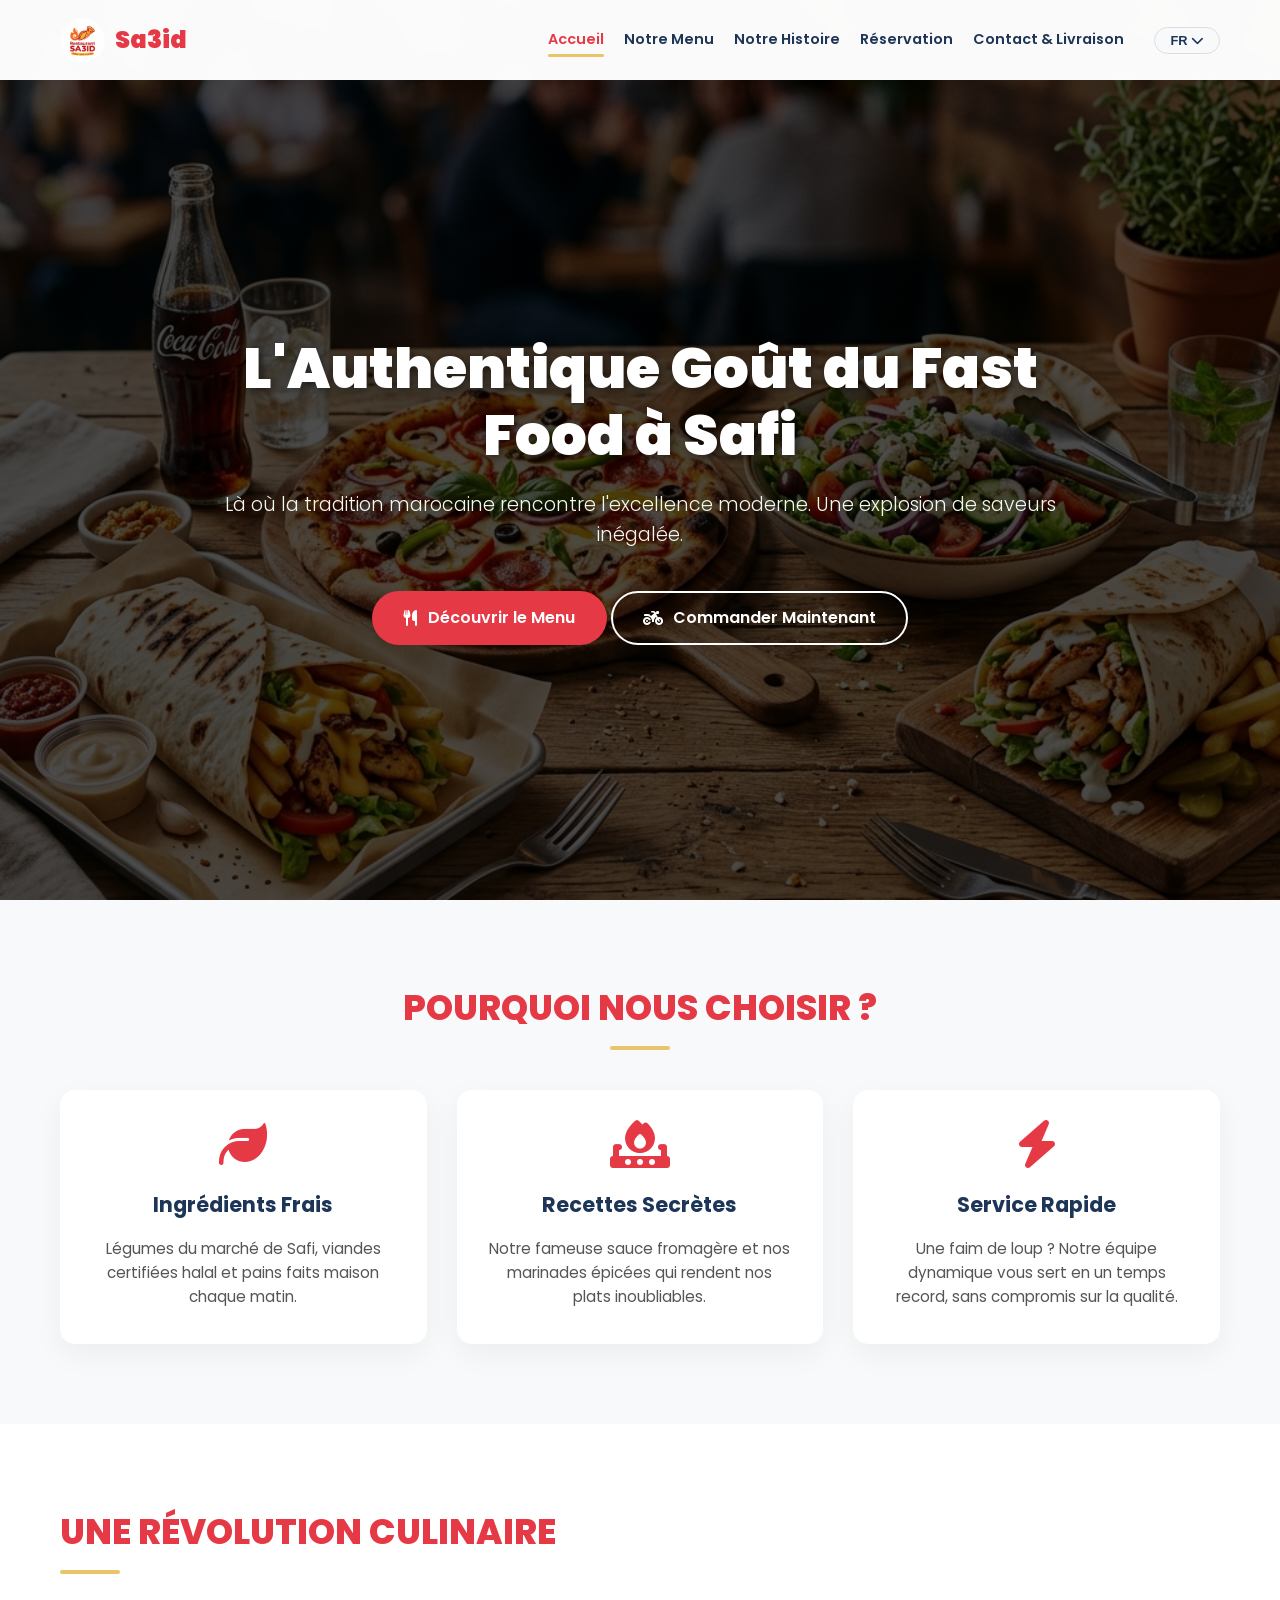
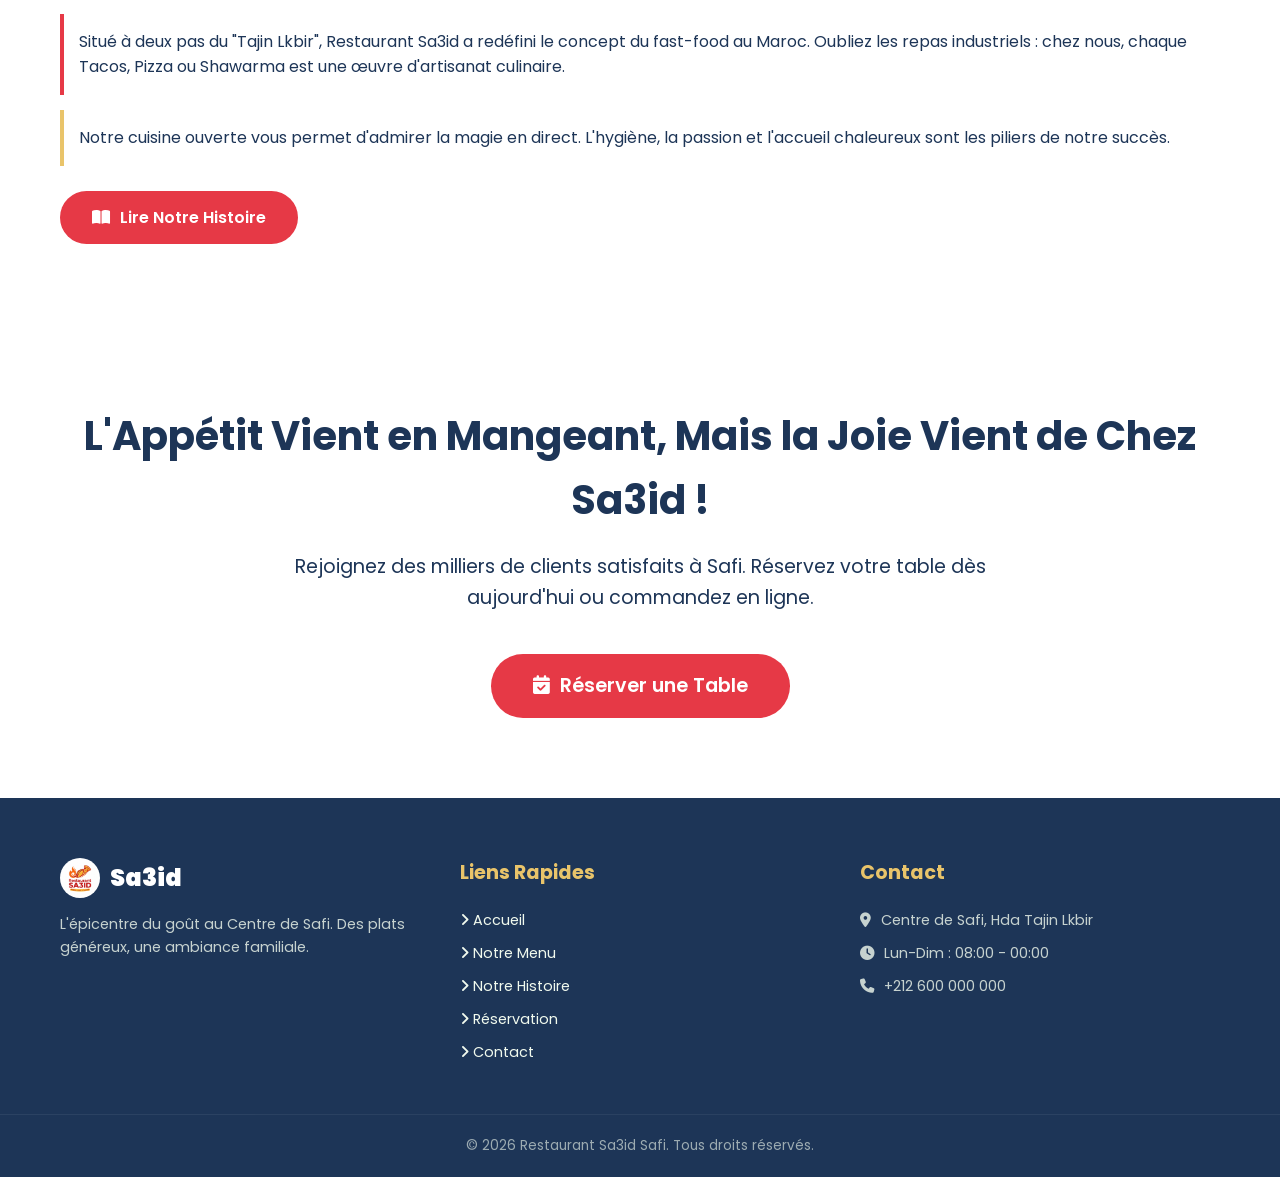
<file: index.html>
<!DOCTYPE html>
<html lang="fr">
<head>
    <meta charset="UTF-8">
    <meta name="viewport" content="width=device-width, initial-scale=1.0">
    <title>Restaurant Sa3id - L'Épicentre du Fast Food à Safi</title>
    <meta name="description" content="Découvrez Restaurant Sa3id au centre de Safi. Une expérience culinaire unique avec nos Tacos, Shawarmas, Pizzas et Salades.">
    <link rel="stylesheet" href="styles.css">
    <link href="https://fonts.googleapis.com/css2?family=Poppins:wght@300;400;600;800;900&display=swap" rel="stylesheet">
    <link rel="stylesheet" href="https://cdnjs.cloudflare.com/ajax/libs/font-awesome/6.4.0/css/all.min.css">
</head>
<body>
    <!-- Navbar -->
    <header>
        <div class="container navbar">
            <a href="index.html" class="logo">
                <img src="assets/logo.png" alt="Restaurant Sa3id Logo">
                <span>Sa3id</span>
            </a>
            <nav id="nav-links">
                <a href="index.html" class="active-link">Accueil</a>
                <a href="menu.html">Notre Menu</a>
                <a href="about.html">Notre Histoire</a>
                <a href="reservation.html">Réservation</a>
                <a href="contact.html">Contact & Livraison</a>
                <div class="lang-selector">
                    <button>FR <i class="fas fa-chevron-down"></i></button>
                    <div class="lang-dropdown">
                        <a href="#" class="lang-btn" data-lang="EN">EN</a>
                        <a href="#" class="lang-btn" data-lang="AR">AR</a>
                        <a href="#" class="lang-btn" data-lang="ES">ES</a>
                    </div>
                </div>
            </nav>
            <div class="menu-btn" id="menu-btn">
                <i class="fas fa-bars"></i>
            </div>
        </div>
    </header>

    <!-- Hero Section -->
    <section class="hero" style="background-image: linear-gradient(rgba(0,0,0,0.7), rgba(0,0,0,0.7)), url('assets/hero.png');">
        <div class="hero-content animate-on-scroll">
            <h1>L'Authentique Goût du Fast Food à Safi</h1>
            <p class="hero-subtitle">Là où la tradition marocaine rencontre l'excellence moderne. Une explosion de saveurs inégalée.</p>
            <div class="hero-buttons">
                <a href="menu.html" class="btn btn-primary"><i class="fas fa-utensils"></i> Découvrir le Menu</a>
                <a href="contact.html" class="btn btn-outline"><i class="fas fa-motorcycle"></i> Commander Maintenant</a>
            </div>
        </div>
    </section>

    <!-- Features Section (Replaces long text) -->
    <section class="section bg-light">
        <div class="container">
            <h2 class="section-title animate-on-scroll">Pourquoi Nous Choisir ?</h2>
            
            <div class="features-grid">
                <div class="feature-card animate-on-scroll delay-1">
                    <i class="fas fa-leaf feature-icon"></i>
                    <h3>Ingrédients Frais</h3>
                    <p>Légumes du marché de Safi, viandes certifiées halal et pains faits maison chaque matin.</p>
                </div>
                
                <div class="feature-card animate-on-scroll delay-2">
                    <i class="fas fa-fire-burner feature-icon"></i>
                    <h3>Recettes Secrètes</h3>
                    <p>Notre fameuse sauce fromagère et nos marinades épicées qui rendent nos plats inoubliables.</p>
                </div>
                
                <div class="feature-card animate-on-scroll delay-3">
                    <i class="fas fa-bolt feature-icon"></i>
                    <h3>Service Rapide</h3>
                    <p>Une faim de loup ? Notre équipe dynamique vous sert en un temps record, sans compromis sur la qualité.</p>
                </div>
            </div>
        </div>
    </section>

    <!-- Highlight Section -->
    <section class="section">
        <div class="container content-grid">
            <div class="content-text animate-on-scroll">
                <h2 class="section-title text-left">Une Révolution Culinaire</h2>
                <div class="horizontal-card" style="padding: 15px; margin-bottom: 15px; box-shadow: none; border-left: 4px solid var(--primary-color); border-radius: 0;">
                    <p>Situé à deux pas du "Tajin Lkbir", Restaurant Sa3id a redéfini le concept du fast-food au Maroc. Oubliez les repas industriels : chez nous, chaque Tacos, Pizza ou Shawarma est une œuvre d'artisanat culinaire.</p>
                </div>
                <div class="horizontal-card" style="padding: 15px; margin-bottom: 25px; box-shadow: none; border-left: 4px solid var(--accent-color); border-radius: 0;">
                    <p>Notre cuisine ouverte vous permet d'admirer la magie en direct. L'hygiène, la passion et l'accueil chaleureux sont les piliers de notre succès.</p>
                </div>
                <a href="about.html" class="btn btn-primary"><i class="fas fa-book-open"></i> Lire Notre Histoire</a>
            </div>
            <div class="content-image animate-on-scroll delay-2" style="background-image: url('assets/pizza.png');"></div>
        </div>
    </section>

    <!-- Call to Action -->
    <section class="section cta-section text-center">
        <div class="container animate-on-scroll">
            <h2 style="font-size: 2.5rem; margin-bottom: 20px;">L'Appétit Vient en Mangeant, Mais la Joie Vient de Chez Sa3id !</h2>
            <p style="font-size: 1.2rem; margin-bottom: 40px; max-width: 800px; margin-left: auto; margin-right: auto;">Rejoignez des milliers de clients satisfaits à Safi. Réservez votre table dès aujourd'hui ou commandez en ligne.</p>
            <a href="reservation.html" class="btn btn-primary" style="font-size: 1.2rem; padding: 15px 40px;"><i class="fas fa-calendar-check"></i> Réserver une Table</a>
        </div>
    </section>

    <!-- Footer -->
    <footer>
        <div class="container footer-grid animate-on-scroll">
            <div class="footer-col">
                <div class="logo-footer">
                    <img src="assets/logo.png" alt="Restaurant Sa3id Logo">
                    <span>Sa3id</span>
                </div>
                <p>L'épicentre du goût au Centre de Safi. Des plats généreux, une ambiance familiale.</p>
            </div>
            <div class="footer-col">
                <h4>Liens Rapides</h4>
                <ul class="footer-links">
                    <li><a href="index.html"><i class="fas fa-angle-right"></i> Accueil</a></li>
                    <li><a href="menu.html"><i class="fas fa-angle-right"></i> Notre Menu</a></li>
                    <li><a href="about.html"><i class="fas fa-angle-right"></i> Notre Histoire</a></li>
                    <li><a href="reservation.html"><i class="fas fa-angle-right"></i> Réservation</a></li>
                    <li><a href="contact.html"><i class="fas fa-angle-right"></i> Contact</a></li>
                </ul>
            </div>
            <div class="footer-col">
                <h4>Contact</h4>
                <p><i class="fas fa-map-marker-alt"></i> Centre de Safi, Hda Tajin Lkbir</p>
                <p><i class="fas fa-clock"></i> Lun-Dim : 08:00 - 00:00</p>
                <p><i class="fas fa-phone"></i> +212 600 000 000</p>
            </div>
        </div>
        <div class="copyright">
            &copy; 2026 Restaurant Sa3id Safi. Tous droits réservés.
        </div>
    </footer>

    <script src="script.js"></script>
</body>
</html>
</file>
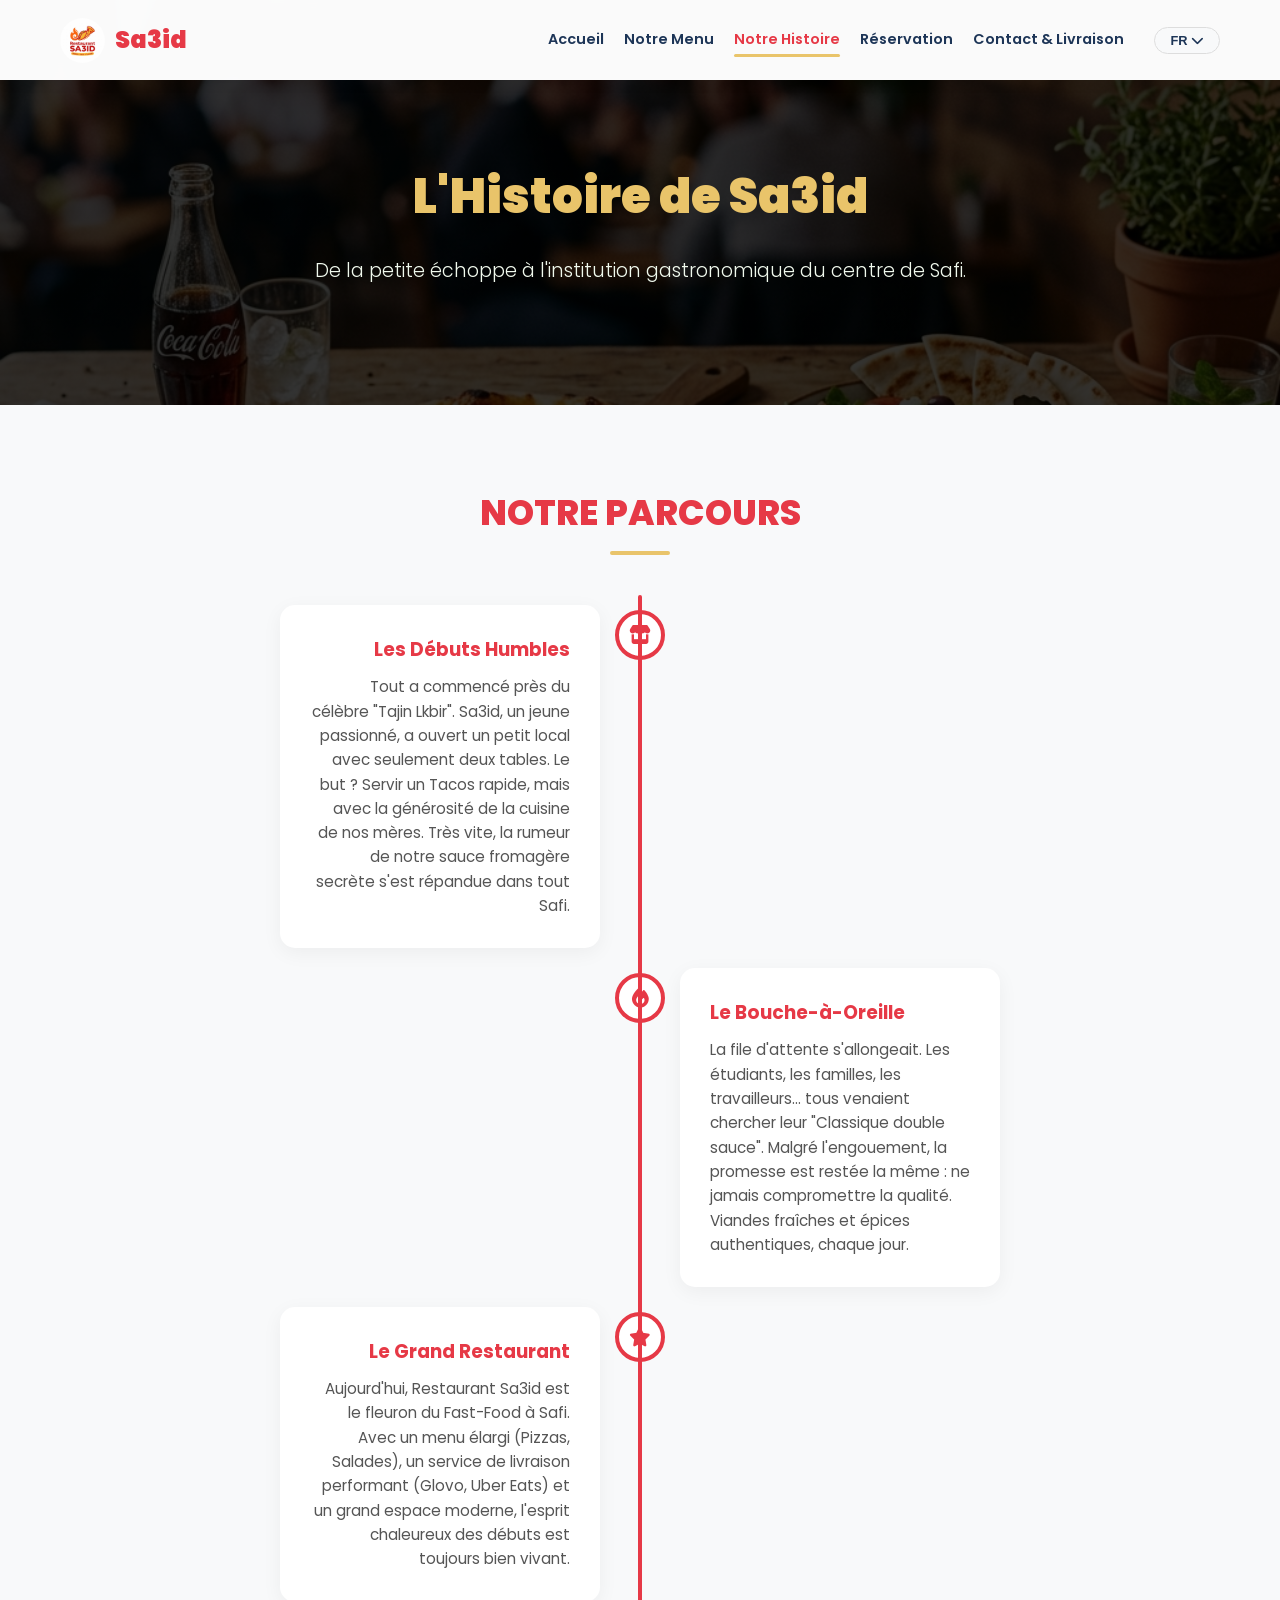
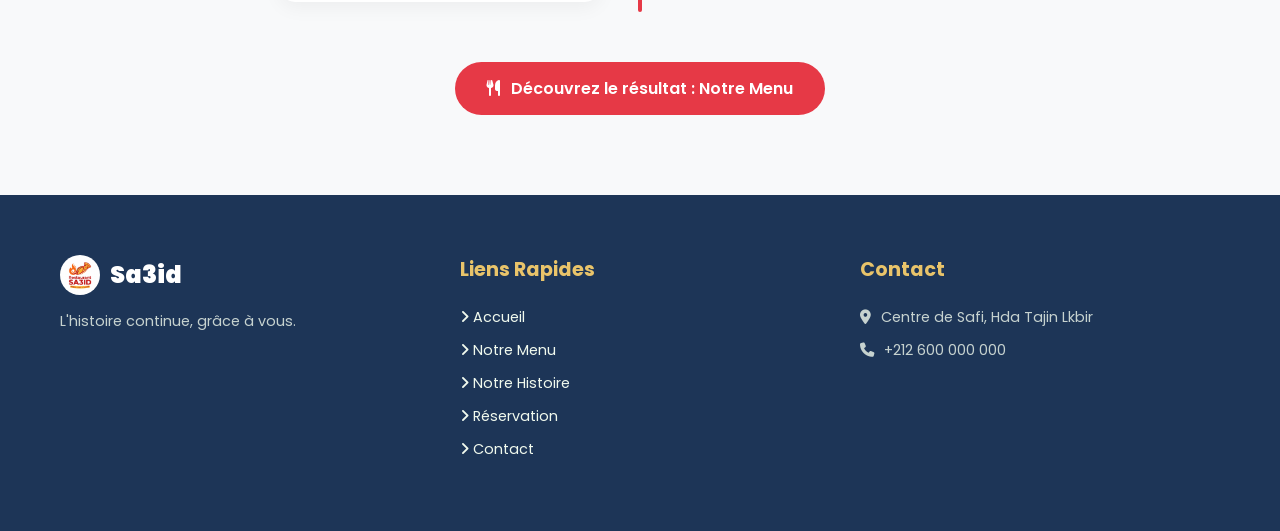
<file: about.html>
<!DOCTYPE html>
<html lang="fr">
<head>
    <meta charset="UTF-8">
    <meta name="viewport" content="width=device-width, initial-scale=1.0">
    <title>Notre Histoire - Restaurant Sa3id Safi</title>
    <meta name="description" content="L'histoire inspirante du Restaurant Sa3id. Comment nous sommes devenus l'adresse incontournable du Fast Food au centre de Safi.">
    <link rel="stylesheet" href="styles.css">
    <link href="https://fonts.googleapis.com/css2?family=Poppins:wght@300;400;600;800;900&display=swap" rel="stylesheet">
    <link rel="stylesheet" href="https://cdnjs.cloudflare.com/ajax/libs/font-awesome/6.4.0/css/all.min.css">
</head>
<body>
    <!-- Navbar -->
    <header>
        <div class="container navbar">
            <a href="index.html" class="logo">
                <img src="assets/logo.png" alt="Restaurant Sa3id Logo">
                <span>Sa3id</span>
            </a>
            <nav id="nav-links">
                <a href="index.html">Accueil</a>
                <a href="menu.html">Notre Menu</a>
                <a href="about.html" class="active-link">Notre Histoire</a>
                <a href="reservation.html">Réservation</a>
                <a href="contact.html">Contact & Livraison</a>
                <div class="lang-selector">
                    <button>FR <i class="fas fa-chevron-down"></i></button>
                    <div class="lang-dropdown">
                        <a href="#" class="lang-btn" data-lang="EN">EN</a>
                        <a href="#" class="lang-btn" data-lang="AR">AR</a>
                        <a href="#" class="lang-btn" data-lang="ES">ES</a>
                    </div>
                </div>
            </nav>
            <div class="menu-btn" id="menu-btn">
                <i class="fas fa-bars"></i>
            </div>
        </div>
    </header>

    <!-- Page Header -->
    <div class="page-header" style="background-image: linear-gradient(rgba(0,0,0,0.8), rgba(0,0,0,0.8)), url('assets/hero.png');">
        <div class="container text-center animate-on-scroll">
            <h1>L'Histoire de Sa3id</h1>
            <p>De la petite échoppe à l'institution gastronomique du centre de Safi.</p>
        </div>
    </div>

    <!-- Timeline Section -->
    <section class="section bg-light">
        <div class="container">
            <h2 class="section-title animate-on-scroll">Notre Parcours</h2>
            
            <div class="timeline">
                
                <!-- Timeline Item 1 -->
                <div class="timeline-item left animate-on-scroll delay-1">
                    <div class="timeline-icon"><i class="fas fa-store"></i></div>
                    <div class="timeline-content">
                        <h3>Les Débuts Humbles</h3>
                        <p>Tout a commencé près du célèbre "Tajin Lkbir". Sa3id, un jeune passionné, a ouvert un petit local avec seulement deux tables. Le but ? Servir un Tacos rapide, mais avec la générosité de la cuisine de nos mères. Très vite, la rumeur de notre sauce fromagère secrète s'est répandue dans tout Safi.</p>
                    </div>
                </div>

                <!-- Timeline Item 2 -->
                <div class="timeline-item right animate-on-scroll delay-2">
                    <div class="timeline-icon"><i class="fas fa-fire"></i></div>
                    <div class="timeline-content">
                        <h3>Le Bouche-à-Oreille</h3>
                        <p>La file d'attente s'allongeait. Les étudiants, les familles, les travailleurs... tous venaient chercher leur "Classique double sauce". Malgré l'engouement, la promesse est restée la même : ne jamais compromettre la qualité. Viandes fraîches et épices authentiques, chaque jour.</p>
                    </div>
                </div>

                <!-- Timeline Item 3 -->
                <div class="timeline-item left animate-on-scroll delay-3">
                    <div class="timeline-icon"><i class="fas fa-star"></i></div>
                    <div class="timeline-content">
                        <h3>Le Grand Restaurant</h3>
                        <p>Aujourd'hui, Restaurant Sa3id est le fleuron du Fast-Food à Safi. Avec un menu élargi (Pizzas, Salades), un service de livraison performant (Glovo, Uber Eats) et un grand espace moderne, l'esprit chaleureux des débuts est toujours bien vivant.</p>
                    </div>
                </div>

            </div>

            <div class="text-center mt-50 animate-on-scroll">
                <a href="menu.html" class="btn btn-primary"><i class="fas fa-utensils"></i> Découvrez le résultat : Notre Menu</a>
            </div>
        </div>
    </section>

    <!-- Footer -->
    <footer>
        <div class="container footer-grid animate-on-scroll">
            <div class="footer-col">
                <div class="logo-footer">
                    <img src="assets/logo.png" alt="Restaurant Sa3id Logo">
                    <span>Sa3id</span>
                </div>
                <p>L'histoire continue, grâce à vous.</p>
            </div>
            <div class="footer-col">
                <h4>Liens Rapides</h4>
                <ul class="footer-links">
                    <li><a href="index.html"><i class="fas fa-angle-right"></i> Accueil</a></li>
                    <li><a href="menu.html"><i class="fas fa-angle-right"></i> Notre Menu</a></li>
                    <li><a href="about.html"><i class="fas fa-angle-right"></i> Notre Histoire</a></li>
                    <li><a href="reservation.html"><i class="fas fa-angle-right"></i> Réservation</a></li>
                    <li><a href="contact.html"><i class="fas fa-angle-right"></i> Contact</a></li>
                </ul>
            </div>
            <div class="footer-col">
                <h4>Contact</h4>
                <p><i class="fas fa-map-marker-alt"></i> Centre de Safi, Hda Tajin Lkbir</p>
                <p><i class="fas fa-phone"></i> +212 600 000 000</p>
            </div>
        </div>
    </footer>

    <script src="script.js"></script>
</body>
</html>
</file>
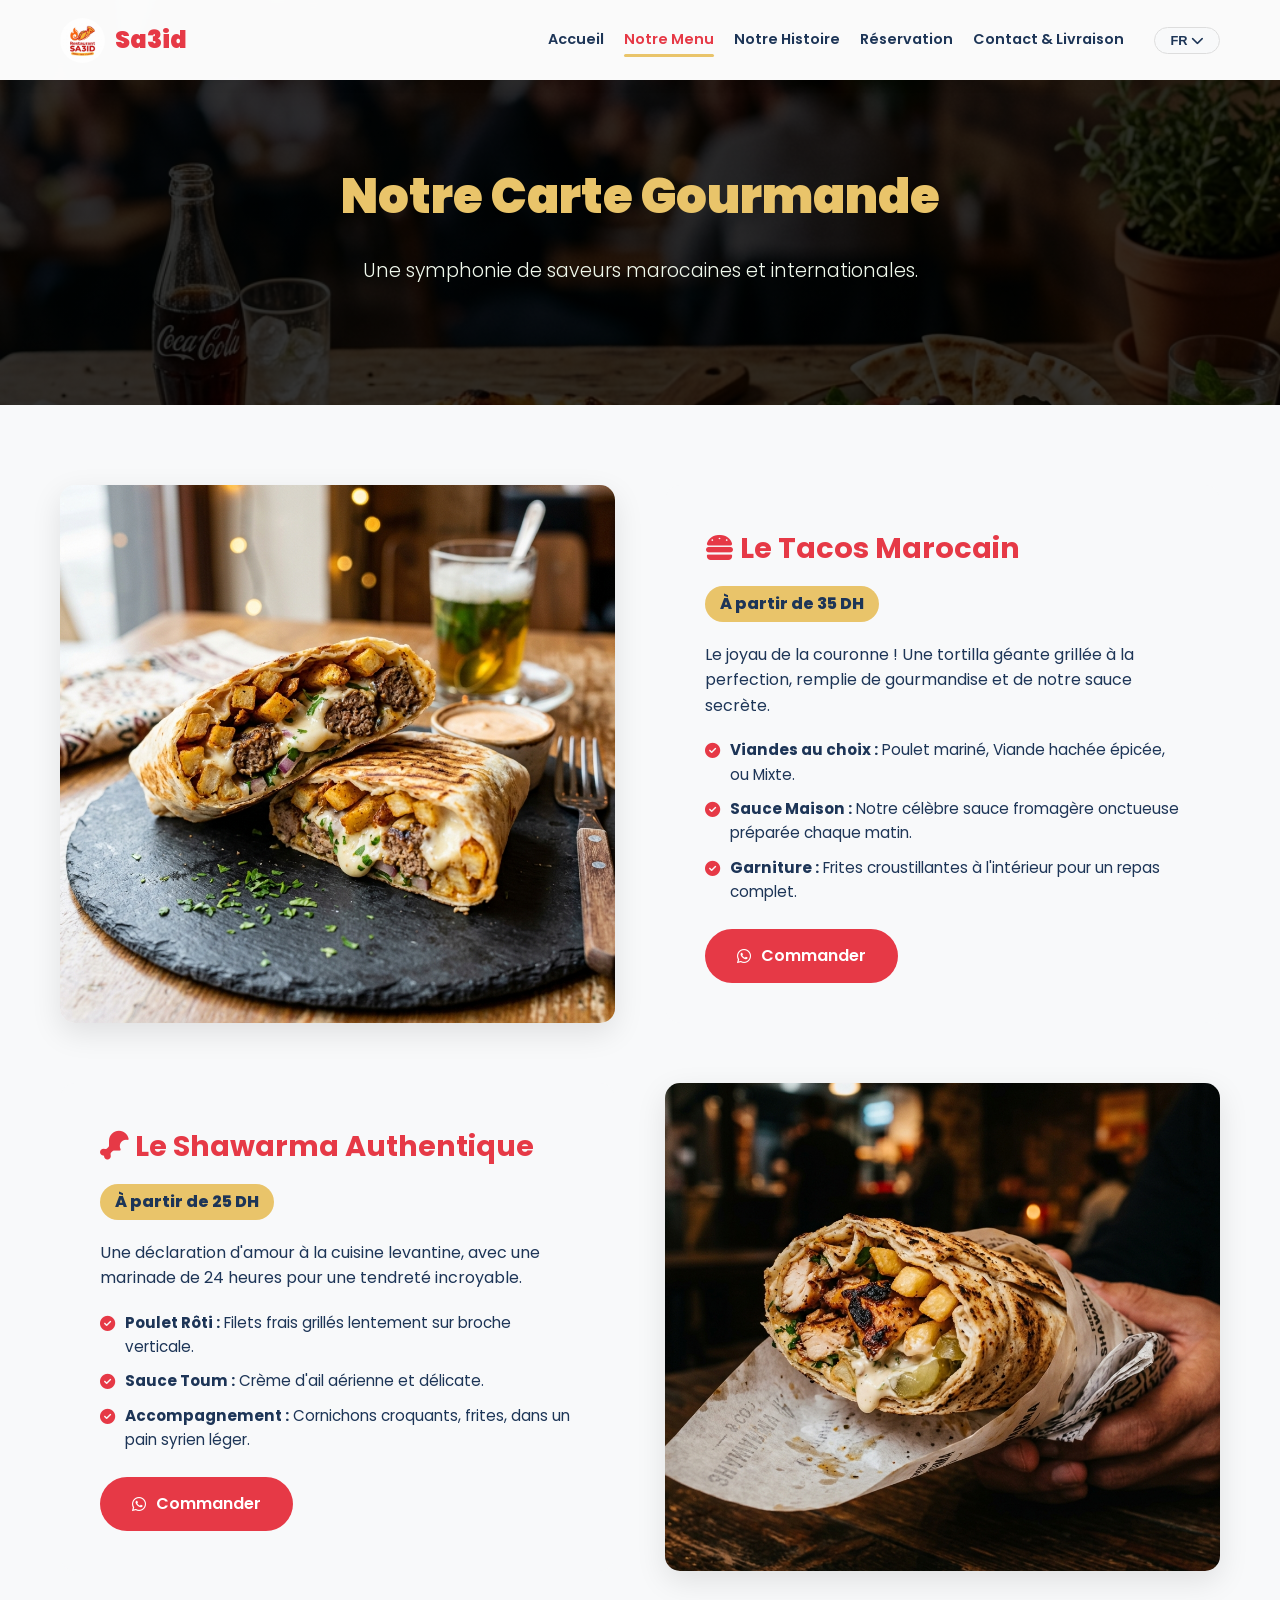
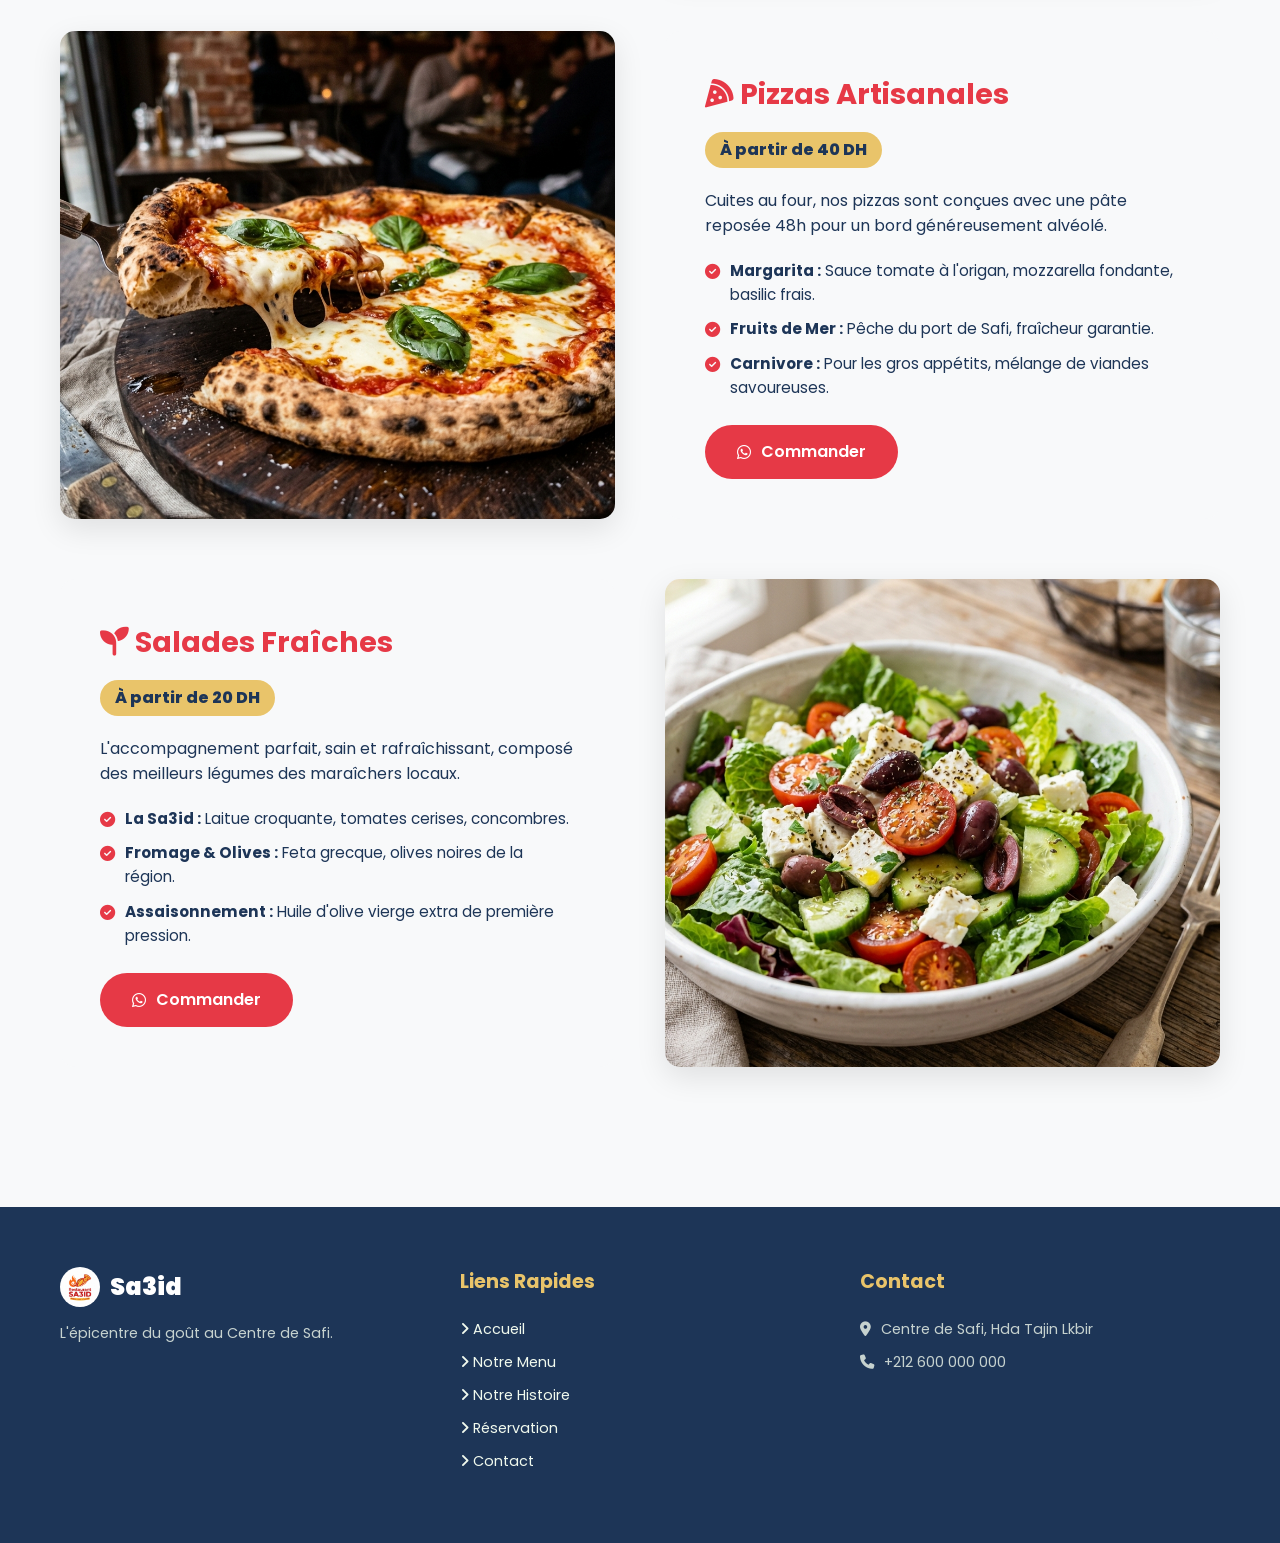
<file: menu.html>
<!DOCTYPE html>
<html lang="fr">
<head>
    <meta charset="UTF-8">
    <meta name="viewport" content="width=device-width, initial-scale=1.0">
    <title>Notre Menu - Restaurant Sa3id Safi</title>
    <meta name="description" content="Découvrez le menu complet du Restaurant Sa3id : Tacos, Shawarma, Pizza et Salades préparés avec des ingrédients frais à Safi.">
    <link rel="stylesheet" href="styles.css">
    <link href="https://fonts.googleapis.com/css2?family=Poppins:wght@300;400;600;800;900&display=swap" rel="stylesheet">
    <link rel="stylesheet" href="https://cdnjs.cloudflare.com/ajax/libs/font-awesome/6.4.0/css/all.min.css">
</head>
<body>
    <!-- Navbar -->
    <header>
        <div class="container navbar">
            <a href="index.html" class="logo">
                <img src="assets/logo.png" alt="Restaurant Sa3id Logo">
                <span>Sa3id</span>
            </a>
            <nav id="nav-links">
                <a href="index.html">Accueil</a>
                <a href="menu.html" class="active-link">Notre Menu</a>
                <a href="about.html">Notre Histoire</a>
                <a href="reservation.html">Réservation</a>
                <a href="contact.html">Contact & Livraison</a>
                <div class="lang-selector">
                    <button>FR <i class="fas fa-chevron-down"></i></button>
                    <div class="lang-dropdown">
                        <a href="#" class="lang-btn" data-lang="EN">EN</a>
                        <a href="#" class="lang-btn" data-lang="AR">AR</a>
                        <a href="#" class="lang-btn" data-lang="ES">ES</a>
                    </div>
                </div>
            </nav>
            <div class="menu-btn" id="menu-btn">
                <i class="fas fa-bars"></i>
            </div>
        </div>
    </header>

    <!-- Page Header -->
    <div class="page-header" style="background-image: linear-gradient(rgba(0,0,0,0.8), rgba(0,0,0,0.8)), url('assets/hero.png');">
        <div class="container text-center animate-on-scroll">
            <h1>Notre Carte Gourmande</h1>
            <p>Une symphonie de saveurs marocaines et internationales.</p>
        </div>
    </div>

    <!-- Menu Items Detail (Card Layout) -->
    <section class="section bg-light">
        <div class="container">
            
            <!-- Tacos -->
            <div class="menu-layout animate-on-scroll">
                <div class="menu-image" style="background-image: url('assets/tacos.png');"></div>
                <div class="menu-info">
                    <h3><i class="fas fa-hamburger text-primary"></i> Le Tacos Marocain</h3>
                    <div class="price-tag">À partir de 35 DH</div>
                    <p style="margin-bottom: 20px;">Le joyau de la couronne ! Une tortilla géante grillée à la perfection, remplie de gourmandise et de notre sauce secrète.</p>
                    <ul class="menu-list">
                        <li><i class="fas fa-check-circle"></i> <span><strong>Viandes au choix :</strong> Poulet mariné, Viande hachée épicée, ou Mixte.</span></li>
                        <li><i class="fas fa-check-circle"></i> <span><strong>Sauce Maison :</strong> Notre célèbre sauce fromagère onctueuse préparée chaque matin.</span></li>
                        <li><i class="fas fa-check-circle"></i> <span><strong>Garniture :</strong> Frites croustillantes à l'intérieur pour un repas complet.</span></li>
                    </ul>
                    <a href="contact.html" class="btn btn-primary"><i class="fab fa-whatsapp"></i> Commander</a>
                </div>
            </div>

            <!-- Shawarma -->
            <div class="menu-layout reverse animate-on-scroll">
                <div class="menu-image" style="background-image: url('assets/shawarma.png');"></div>
                <div class="menu-info">
                    <h3><i class="fas fa-drumstick-bite text-primary"></i> Le Shawarma Authentique</h3>
                    <div class="price-tag">À partir de 25 DH</div>
                    <p style="margin-bottom: 20px;">Une déclaration d'amour à la cuisine levantine, avec une marinade de 24 heures pour une tendreté incroyable.</p>
                    <ul class="menu-list">
                        <li><i class="fas fa-check-circle"></i> <span><strong>Poulet Rôti :</strong> Filets frais grillés lentement sur broche verticale.</span></li>
                        <li><i class="fas fa-check-circle"></i> <span><strong>Sauce Toum :</strong> Crème d'ail aérienne et délicate.</span></li>
                        <li><i class="fas fa-check-circle"></i> <span><strong>Accompagnement :</strong> Cornichons croquants, frites, dans un pain syrien léger.</span></li>
                    </ul>
                    <a href="contact.html" class="btn btn-primary"><i class="fab fa-whatsapp"></i> Commander</a>
                </div>
            </div>

            <!-- Pizza -->
            <div class="menu-layout animate-on-scroll">
                <div class="menu-image" style="background-image: url('assets/pizza.png');"></div>
                <div class="menu-info">
                    <h3><i class="fas fa-pizza-slice text-primary"></i> Pizzas Artisanales</h3>
                    <div class="price-tag">À partir de 40 DH</div>
                    <p style="margin-bottom: 20px;">Cuites au four, nos pizzas sont conçues avec une pâte reposée 48h pour un bord généreusement alvéolé.</p>
                    <ul class="menu-list">
                        <li><i class="fas fa-check-circle"></i> <span><strong>Margarita :</strong> Sauce tomate à l'origan, mozzarella fondante, basilic frais.</span></li>
                        <li><i class="fas fa-check-circle"></i> <span><strong>Fruits de Mer :</strong> Pêche du port de Safi, fraîcheur garantie.</span></li>
                        <li><i class="fas fa-check-circle"></i> <span><strong>Carnivore :</strong> Pour les gros appétits, mélange de viandes savoureuses.</span></li>
                    </ul>
                    <a href="contact.html" class="btn btn-primary"><i class="fab fa-whatsapp"></i> Commander</a>
                </div>
            </div>

            <!-- Salad -->
            <div class="menu-layout reverse animate-on-scroll">
                <div class="menu-image" style="background-image: url('assets/salad.png');"></div>
                <div class="menu-info">
                    <h3><i class="fas fa-seedling text-primary"></i> Salades Fraîches</h3>
                    <div class="price-tag">À partir de 20 DH</div>
                    <p style="margin-bottom: 20px;">L'accompagnement parfait, sain et rafraîchissant, composé des meilleurs légumes des maraîchers locaux.</p>
                    <ul class="menu-list">
                        <li><i class="fas fa-check-circle"></i> <span><strong>La Sa3id :</strong> Laitue croquante, tomates cerises, concombres.</span></li>
                        <li><i class="fas fa-check-circle"></i> <span><strong>Fromage & Olives :</strong> Feta grecque, olives noires de la région.</span></li>
                        <li><i class="fas fa-check-circle"></i> <span><strong>Assaisonnement :</strong> Huile d'olive vierge extra de première pression.</span></li>
                    </ul>
                    <a href="contact.html" class="btn btn-primary"><i class="fab fa-whatsapp"></i> Commander</a>
                </div>
            </div>

        </div>
    </section>

    <!-- Footer -->
    <footer>
        <div class="container footer-grid animate-on-scroll">
            <div class="footer-col">
                <div class="logo-footer">
                    <img src="assets/logo.png" alt="Restaurant Sa3id Logo">
                    <span>Sa3id</span>
                </div>
                <p>L'épicentre du goût au Centre de Safi.</p>
            </div>
            <div class="footer-col">
                <h4>Liens Rapides</h4>
                <ul class="footer-links">
                    <li><a href="index.html"><i class="fas fa-angle-right"></i> Accueil</a></li>
                    <li><a href="menu.html"><i class="fas fa-angle-right"></i> Notre Menu</a></li>
                    <li><a href="about.html"><i class="fas fa-angle-right"></i> Notre Histoire</a></li>
                    <li><a href="reservation.html"><i class="fas fa-angle-right"></i> Réservation</a></li>
                    <li><a href="contact.html"><i class="fas fa-angle-right"></i> Contact</a></li>
                </ul>
            </div>
            <div class="footer-col">
                <h4>Contact</h4>
                <p><i class="fas fa-map-marker-alt"></i> Centre de Safi, Hda Tajin Lkbir</p>
                <p><i class="fas fa-phone"></i> +212 600 000 000</p>
            </div>
        </div>
    </footer>

    <script src="script.js"></script>
</body>
</html>
</file>
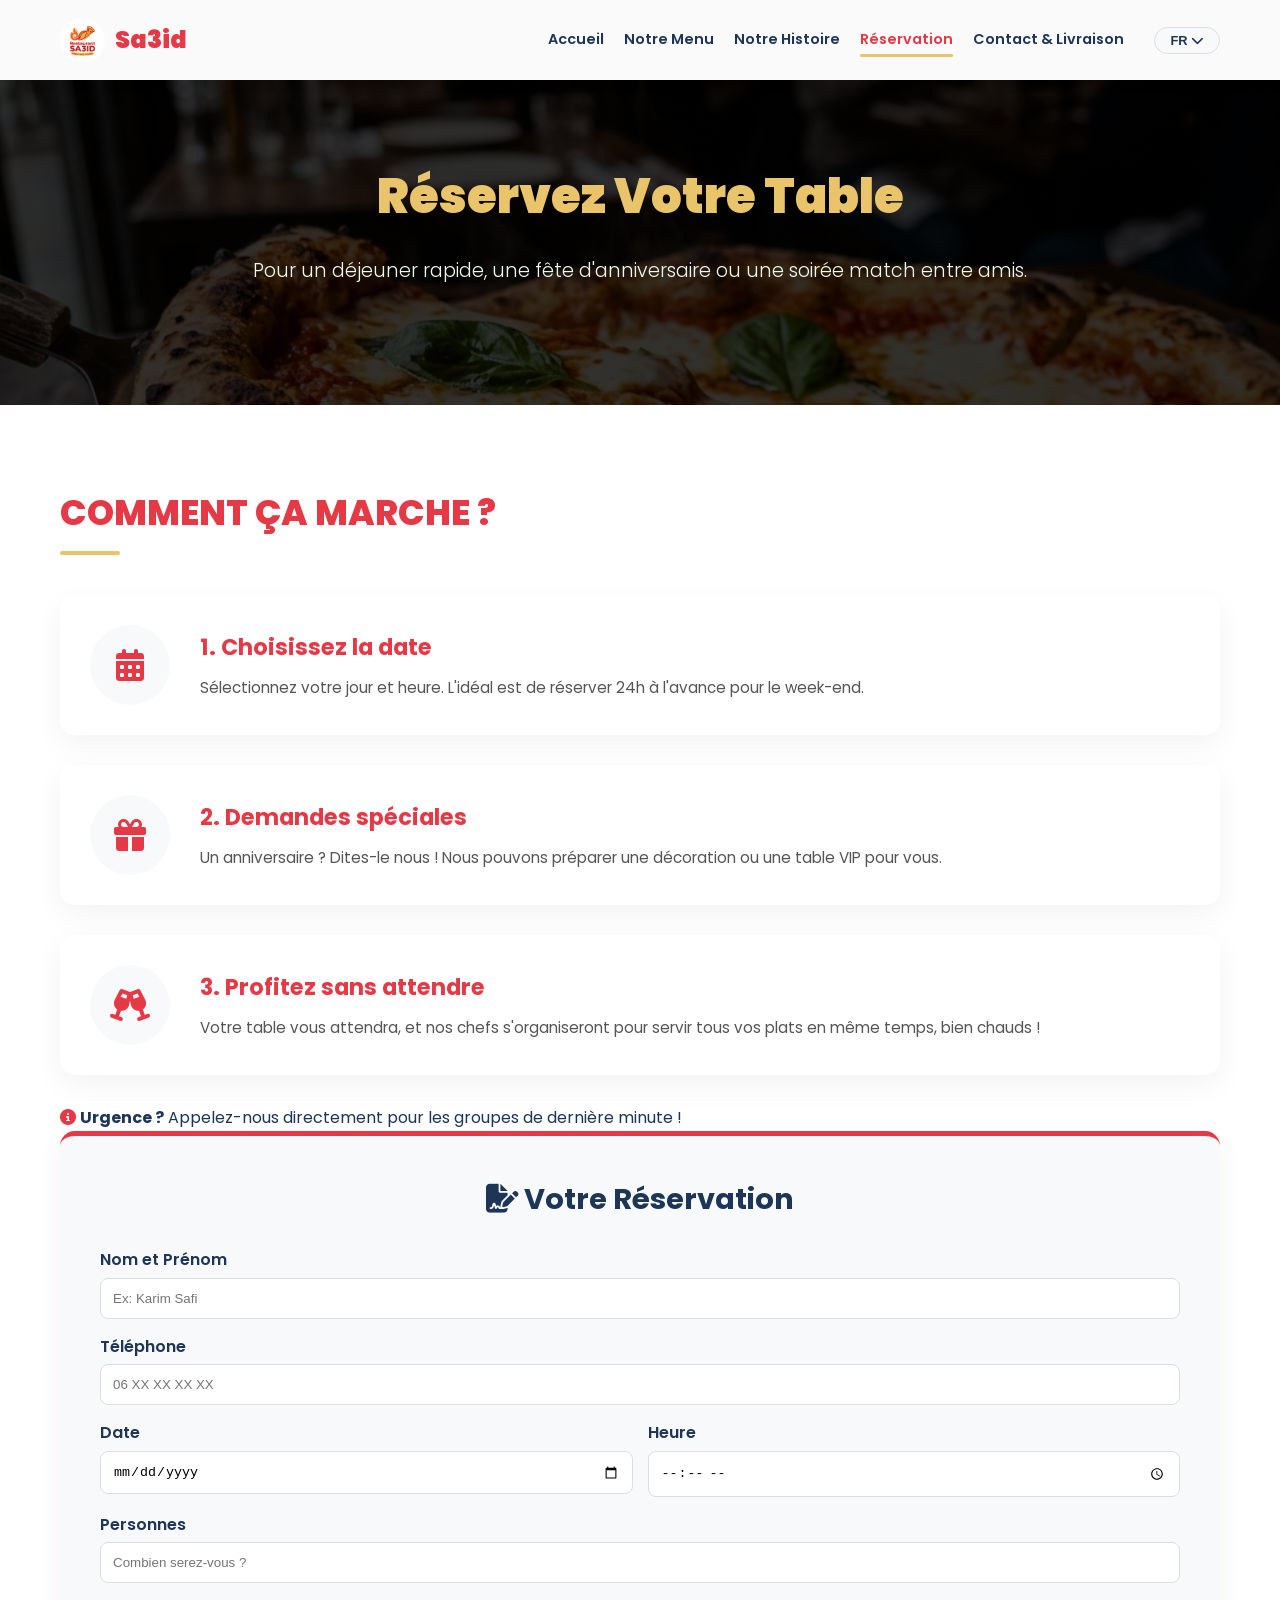
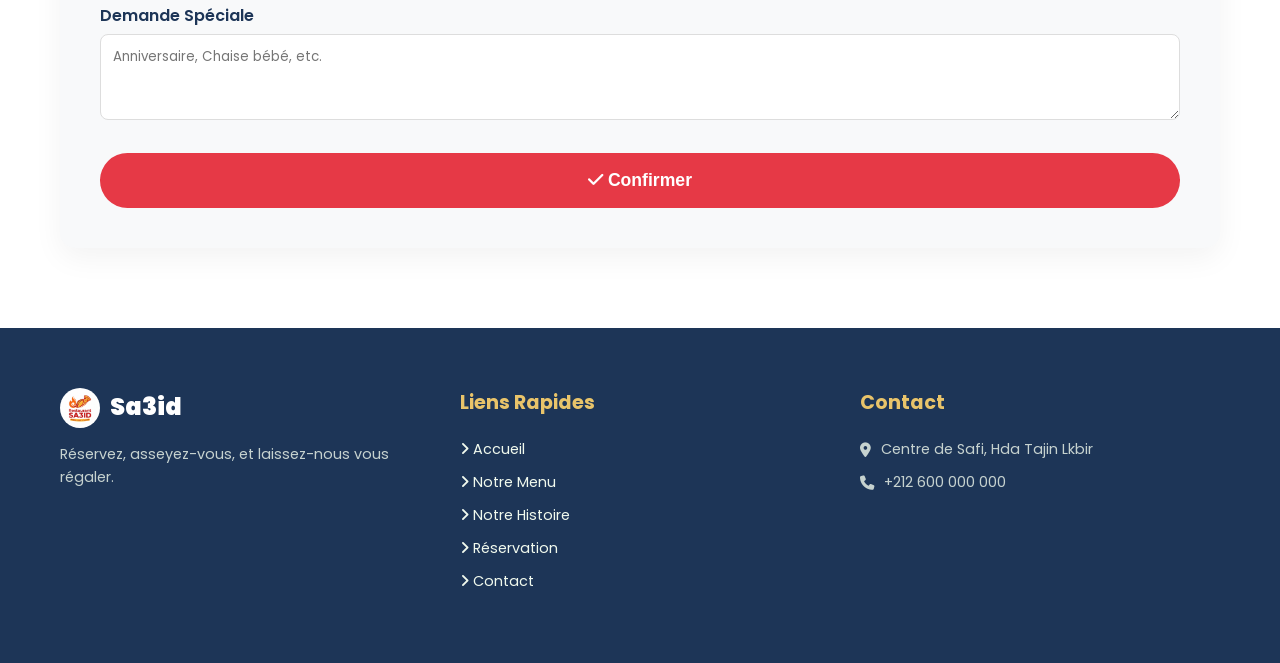
<file: reservation.html>
<!DOCTYPE html>
<html lang="fr">
<head>
    <meta charset="UTF-8">
    <meta name="viewport" content="width=device-width, initial-scale=1.0">
    <title>Réservation - Restaurant Sa3id Safi</title>
    <meta name="description" content="Réservez votre table au Restaurant Sa3id à Safi. L'endroit idéal pour vos anniversaires, dîners en famille ou soirées match.">
    <link rel="stylesheet" href="styles.css">
    <link href="https://fonts.googleapis.com/css2?family=Poppins:wght@300;400;600;800;900&display=swap" rel="stylesheet">
    <link rel="stylesheet" href="https://cdnjs.cloudflare.com/ajax/libs/font-awesome/6.4.0/css/all.min.css">
</head>
<body>
    <!-- Navbar -->
    <header>
        <div class="container navbar">
            <a href="index.html" class="logo">
                <img src="assets/logo.png" alt="Restaurant Sa3id Logo">
                <span>Sa3id</span>
            </a>
            <nav id="nav-links">
                <a href="index.html">Accueil</a>
                <a href="menu.html">Notre Menu</a>
                <a href="about.html">Notre Histoire</a>
                <a href="reservation.html" class="active-link">Réservation</a>
                <a href="contact.html">Contact & Livraison</a>
                <div class="lang-selector">
                    <button>FR <i class="fas fa-chevron-down"></i></button>
                    <div class="lang-dropdown">
                        <a href="#" class="lang-btn" data-lang="EN">EN</a>
                        <a href="#" class="lang-btn" data-lang="AR">AR</a>
                        <a href="#" class="lang-btn" data-lang="ES">ES</a>
                    </div>
                </div>
            </nav>
            <div class="menu-btn" id="menu-btn">
                <i class="fas fa-bars"></i>
            </div>
        </div>
    </header>

    <!-- Page Header -->
    <div class="page-header" style="background-image: linear-gradient(rgba(0,0,0,0.8), rgba(0,0,0,0.8)), url('assets/pizza.png');">
        <div class="container text-center animate-on-scroll">
            <h1>Réservez Votre Table</h1>
            <p>Pour un déjeuner rapide, une fête d'anniversaire ou une soirée match entre amis.</p>
        </div>
    </div>

    <!-- Reservation Info & Form -->
    <section class="section">
        <div class="container content-grid">
            
            <!-- 3 Steps Process Info -->
            <div class="content-text">
                <h2 class="section-title text-left animate-on-scroll">Comment ça marche ?</h2>
                
                <div class="horizontal-card animate-on-scroll delay-1">
                    <div class="icon-container"><i class="fas fa-calendar-alt"></i></div>
                    <div class="text-content">
                        <h3>1. Choisissez la date</h3>
                        <p>Sélectionnez votre jour et heure. L'idéal est de réserver 24h à l'avance pour le week-end.</p>
                    </div>
                </div>

                <div class="horizontal-card animate-on-scroll delay-2">
                    <div class="icon-container"><i class="fas fa-gift"></i></div>
                    <div class="text-content">
                        <h3>2. Demandes spéciales</h3>
                        <p>Un anniversaire ? Dites-le nous ! Nous pouvons préparer une décoration ou une table VIP pour vous.</p>
                    </div>
                </div>

                <div class="horizontal-card animate-on-scroll delay-3">
                    <div class="icon-container"><i class="fas fa-glass-cheers"></i></div>
                    <div class="text-content">
                        <h3>3. Profitez sans attendre</h3>
                        <p>Votre table vous attendra, et nos chefs s'organiseront pour servir tous vos plats en même temps, bien chauds !</p>
                    </div>
                </div>
                
                <p class="mt-20 animate-on-scroll"><i class="fas fa-info-circle text-primary"></i> <strong>Urgence ?</strong> Appelez-nous directement pour les groupes de dernière minute !</p>
            </div>

            <!-- Form Block -->
            <div class="reservation-form-container animate-on-scroll delay-2">
                <div style="background: var(--bg-light); padding: 40px; border-radius: 15px; box-shadow: 0 10px 30px rgba(0,0,0,0.05); border-top: 5px solid var(--primary-color);">
                    <h3 style="font-size: 1.8rem; margin-bottom: 25px; text-align: center; color: var(--text-dark);"><i class="fas fa-file-signature"></i> Votre Réservation</h3>
                    <form id="reservation-form-page">
                        <div style="margin-bottom: 15px;">
                            <label style="font-weight: 600; margin-bottom: 5px; display: block;">Nom et Prénom</label>
                            <input type="text" placeholder="Ex: Karim Safi" required style="width: 100%; padding: 12px; border: 1px solid #ddd; border-radius: 8px;">
                        </div>
                        <div style="margin-bottom: 15px;">
                            <label style="font-weight: 600; margin-bottom: 5px; display: block;">Téléphone</label>
                            <input type="tel" placeholder="06 XX XX XX XX" required style="width: 100%; padding: 12px; border: 1px solid #ddd; border-radius: 8px;">
                        </div>
                        <div style="display: flex; gap: 15px; margin-bottom: 15px;">
                            <div style="flex: 1;">
                                <label style="font-weight: 600; margin-bottom: 5px; display: block;">Date</label>
                                <input type="date" required style="width: 100%; padding: 12px; border: 1px solid #ddd; border-radius: 8px;">
                            </div>
                            <div style="flex: 1;">
                                <label style="font-weight: 600; margin-bottom: 5px; display: block;">Heure</label>
                                <input type="time" required style="width: 100%; padding: 12px; border: 1px solid #ddd; border-radius: 8px;">
                            </div>
                        </div>
                        <div style="margin-bottom: 20px;">
                            <label style="font-weight: 600; margin-bottom: 5px; display: block;">Personnes</label>
                            <input type="number" placeholder="Combien serez-vous ?" min="1" max="30" required style="width: 100%; padding: 12px; border: 1px solid #ddd; border-radius: 8px;">
                        </div>
                        <div style="margin-bottom: 25px;">
                            <label style="font-weight: 600; margin-bottom: 5px; display: block;">Demande Spéciale</label>
                            <textarea placeholder="Anniversaire, Chaise bébé, etc." rows="3" style="width: 100%; padding: 12px; border: 1px solid #ddd; border-radius: 8px; font-family: inherit;"></textarea>
                        </div>
                        <button type="submit" class="btn btn-primary btn-block" style="font-size: 1.1rem; padding: 15px;"><i class="fas fa-check"></i> Confirmer</button>
                    </form>
                    
                    <div id="form-success-page" class="hidden text-success" style="padding: 30px 10px;">
                        <i class="fas fa-check-circle" style="font-size: 4rem; margin-bottom: 15px; color: #2a9d8f;"></i>
                        <h4 style="font-size: 1.5rem; margin-bottom: 10px; color: var(--text-dark);">Réservation Confirmée !</h4>
                        <p>Nous avons hâte de vous accueillir. Votre table sera prête.</p>
                        <button id="reset-reservation" class="btn btn-outline" style="margin-top: 20px; color: var(--primary-color); border-color: var(--primary-color);">Nouvelle réservation</button>
                    </div>
                </div>
            </div>
        </div>
    </section>

    <!-- Footer -->
    <footer>
        <div class="container footer-grid animate-on-scroll">
            <div class="footer-col">
                <div class="logo-footer">
                    <img src="assets/logo.png" alt="Restaurant Sa3id Logo">
                    <span>Sa3id</span>
                </div>
                <p>Réservez, asseyez-vous, et laissez-nous vous régaler.</p>
            </div>
            <div class="footer-col">
                <h4>Liens Rapides</h4>
                <ul class="footer-links">
                    <li><a href="index.html"><i class="fas fa-angle-right"></i> Accueil</a></li>
                    <li><a href="menu.html"><i class="fas fa-angle-right"></i> Notre Menu</a></li>
                    <li><a href="about.html"><i class="fas fa-angle-right"></i> Notre Histoire</a></li>
                    <li><a href="reservation.html"><i class="fas fa-angle-right"></i> Réservation</a></li>
                    <li><a href="contact.html"><i class="fas fa-angle-right"></i> Contact</a></li>
                </ul>
            </div>
            <div class="footer-col">
                <h4>Contact</h4>
                <p><i class="fas fa-map-marker-alt"></i> Centre de Safi, Hda Tajin Lkbir</p>
                <p><i class="fas fa-phone"></i> +212 600 000 000</p>
            </div>
        </div>
    </footer>

    <script src="script.js"></script>
</body>
</html>
</file>
<file: styles.css>
/* Reset & Core Styles */
* {
    margin: 0;
    padding: 0;
    box-sizing: border-box;
}

:root {
    --primary-color: #E63946;
    --secondary-color: #F4A261;
    --accent-color: #E9C46A;
    --text-dark: #1D3557;
    --text-light: #F1FAEE;
    --bg-light: #F8F9FA;
    --white: #ffffff;
    --transition: all 0.3s ease;
}

body {
    font-family: 'Poppins', sans-serif;
    line-height: 1.6;
    color: var(--text-dark);
    background-color: var(--white);
    overflow-x: hidden;
    font-size: 1rem;
}

a {
    text-decoration: none;
    color: inherit;
    transition: var(--transition);
}

.container {
    max-width: 1200px;
    margin: 0 auto;
    padding: 0 20px;
}

.section {
    padding: 80px 0;
}

/* Animations Classes (Hidden initially, then animated via JS) */
.animate-on-scroll {
    opacity: 0;
    transform: translateY(30px);
    transition: opacity 0.8s ease-out, transform 0.8s ease-out;
}
.animate-on-scroll.is-visible {
    opacity: 1;
    transform: translateY(0);
}
.delay-1 { transition-delay: 0.1s; }
.delay-2 { transition-delay: 0.2s; }
.delay-3 { transition-delay: 0.3s; }

/* Titles */
.section-title {
    text-align: center;
    font-size: 2.2rem;
    font-weight: 800;
    margin-bottom: 40px;
    color: var(--primary-color);
    text-transform: uppercase;
    position: relative;
}
.section-title::after {
    content: '';
    display: block;
    width: 60px;
    height: 4px;
    background-color: var(--accent-color);
    margin: 10px auto 0;
    border-radius: 2px;
}
.section-title.text-left { text-align: left; }
.section-title.text-left::after { margin: 10px 0 0; }
.text-center { text-align: center; }

/* Utilities */
.bg-light { background-color: var(--bg-light); }
.mb-50 { margin-bottom: 50px; }
.mt-50 { margin-top: 50px; }
.mt-20 { margin-top: 20px; }
.text-primary { color: var(--primary-color); }
.hidden { display: none; }
.text-success { color: #2a9d8f; font-weight: 600; text-align: center; }

/* Buttons */
.btn {
    display: inline-flex;
    align-items: center;
    justify-content: center;
    gap: 10px;
    padding: 12px 30px;
    border-radius: 50px;
    font-weight: 600;
    cursor: pointer;
    transition: var(--transition);
    border: 2px solid transparent;
}
.btn-primary { background-color: var(--primary-color); color: var(--white); }
.btn-primary:hover {
    background-color: #c92a36;
    transform: translateY(-3px);
    box-shadow: 0 10px 20px rgba(230, 57, 70, 0.3);
}
.btn-outline { background-color: transparent; color: var(--white); border-color: var(--white); }
.btn-outline:hover {
    background-color: var(--white);
    color: var(--text-dark);
    transform: translateY(-3px);
}
.btn-block { display: block; width: 100%; }

/* Navbar */
header {
    background-color: rgba(255, 255, 255, 0.98);
    backdrop-filter: blur(10px);
    position: fixed;
    width: 100%;
    top: 0;
    z-index: 1000;
    box-shadow: 0 2px 15px rgba(0,0,0,0.05);
}
.navbar {
    display: flex;
    justify-content: space-between;
    align-items: center;
    height: 80px;
}
.logo {
    display: flex;
    align-items: center;
    gap: 10px;
    font-size: 1.5rem;
    font-weight: 900;
    color: var(--primary-color);
}
.logo img { height: 45px; border-radius: 50%; }
nav { display: flex; gap: 20px; align-items: center; }
nav a { font-weight: 600; color: var(--text-dark); position: relative; font-size: 0.9rem; }
nav a:hover, nav a.active-link { color: var(--primary-color); }
nav a.active-link::after {
    content: '';
    position: absolute;
    bottom: -5px;
    left: 0;
    width: 100%;
    height: 3px;
    background-color: var(--accent-color);
    border-radius: 2px;
}
.menu-btn { display: none; font-size: 1.8rem; cursor: pointer; color: var(--primary-color); }

/* Language Selector */
.lang-selector { position: relative; margin-left: 10px; }
.lang-selector button {
    background: var(--bg-light); border: 1px solid #ddd; border-radius: 20px;
    padding: 5px 15px; font-weight: 600; cursor: pointer; font-size: 0.8rem; color: var(--text-dark);
}
.lang-dropdown {
    position: absolute; top: 130%; right: 0; background: var(--white);
    box-shadow: 0 5px 25px rgba(0,0,0,0.1); border-radius: 8px; flex-direction: column; min-width: 80px; display: none;
}
.lang-selector:hover .lang-dropdown { display: flex; }
.lang-dropdown a { padding: 10px 15px; text-align: center; font-weight: 600; border-bottom: 1px solid #eee; font-size: 0.8rem;}
.lang-dropdown a:hover { background: var(--bg-light); color: var(--primary-color); }

/* Page Header & Hero */
.hero, .page-header {
    background-size: cover; background-position: center; background-attachment: fixed;
    display: flex; align-items: center; justify-content: center; text-align: center;
    color: var(--text-light); padding-top: 80px;
}
.hero { height: 100vh; }
.page-header { height: 45vh; min-height: 350px; }
.hero-content, .page-header .container { max-width: 900px; padding: 0 20px; }
.hero h1 { font-size: 3.5rem; font-weight: 900; margin-bottom: 20px; text-shadow: 2px 2px 10px rgba(0,0,0,0.5); color: var(--white); line-height: 1.2; }
.page-header h1 { font-size: 3rem; font-weight: 900; margin-bottom: 20px; color: var(--accent-color); }
.hero p.hero-subtitle, .page-header p { font-size: 1.2rem; margin-bottom: 40px; font-weight: 300; }

/* Card Grids & Layouts (Replaces long text) */
.features-grid {
    display: grid;
    grid-template-columns: repeat(auto-fit, minmax(300px, 1fr));
    gap: 30px;
}

.feature-card {
    background: var(--white);
    padding: 30px;
    border-radius: 15px;
    box-shadow: 0 10px 30px rgba(0,0,0,0.05);
    text-align: center;
    transition: var(--transition);
    border-bottom: 4px solid transparent;
}
.feature-card:hover {
    transform: translateY(-10px);
    box-shadow: 0 15px 40px rgba(0,0,0,0.1);
    border-color: var(--primary-color);
}
.feature-icon {
    font-size: 3rem;
    color: var(--primary-color);
    margin-bottom: 20px;
}
.feature-card h3 {
    margin-bottom: 15px;
    font-size: 1.3rem;
    color: var(--text-dark);
}
.feature-card p {
    font-size: 0.95rem;
    color: #555;
}

/* Horizontal Info Cards */
.horizontal-card {
    display: flex;
    align-items: center;
    gap: 30px;
    background: var(--white);
    padding: 30px;
    border-radius: 15px;
    box-shadow: 0 10px 30px rgba(0,0,0,0.05);
    margin-bottom: 30px;
    transition: var(--transition);
}
.horizontal-card:hover { transform: translateX(10px); box-shadow: 0 15px 40px rgba(0,0,0,0.1); }
.horizontal-card .icon-container {
    width: 80px; height: 80px; background: var(--bg-light); border-radius: 50%;
    display: flex; align-items: center; justify-content: center; font-size: 2rem; color: var(--primary-color); flex-shrink: 0;
}
.horizontal-card .text-content h3 { font-size: 1.4rem; margin-bottom: 10px; color: var(--primary-color); }
.horizontal-card .text-content p { font-size: 0.95rem; color: #555; }

/* Menu Cards (for menu.html) */
.menu-layout {
    display: grid;
    grid-template-columns: 1fr 1fr;
    gap: 50px;
    align-items: stretch;
    margin-bottom: 60px;
}
.menu-layout.reverse { direction: rtl; }
.menu-layout.reverse > * { direction: ltr; }
.menu-image {
    background-size: cover; background-position: center; border-radius: 15px; min-height: 350px;
    box-shadow: 0 10px 30px rgba(0,0,0,0.1);
}
.menu-info {
    background: var(--bg-light); padding: 40px; border-radius: 15px;
}
.menu-info h3 { font-size: 1.8rem; color: var(--primary-color); margin-bottom: 15px; }
.menu-info .price-tag {
    display: inline-block; background: var(--accent-color); color: var(--text-dark); font-weight: 800;
    padding: 5px 15px; border-radius: 20px; margin-bottom: 20px;
}
.menu-list { list-style: none; margin-bottom: 25px; }
.menu-list li { margin-bottom: 10px; font-size: 0.95rem; display: flex; gap: 10px; align-items: flex-start; }
.menu-list li i { color: var(--primary-color); margin-top: 5px; }

/* Timeline (for about.html) */
.timeline {
    position: relative; max-width: 800px; margin: 0 auto;
}
.timeline::after {
    content: ''; position: absolute; width: 4px; background-color: var(--primary-color);
    top: 0; bottom: 0; left: 50%; margin-left: -2px; border-radius: 2px;
}
.timeline-item {
    padding: 10px 40px; position: relative; background-color: inherit; width: 50%;
}
.timeline-item.left { left: 0; text-align: right; }
.timeline-item.right { left: 50%; }
.timeline-icon {
    position: absolute; width: 50px; height: 50px; right: -25px; background-color: var(--white); border: 4px solid var(--primary-color);
    top: 15px; border-radius: 50%; z-index: 1; display: flex; align-items: center; justify-content: center; font-size: 1.2rem; color: var(--primary-color);
}
.timeline-item.right .timeline-icon { left: -25px; }
.timeline-content {
    padding: 30px; background-color: var(--white); border-radius: 15px; box-shadow: 0 5px 20px rgba(0,0,0,0.05);
}
.timeline-content h3 { color: var(--primary-color); margin-bottom: 10px; }
.timeline-content p { font-size: 0.95rem; color: #555; }

/* Delivery Section */
.delivery-options { display: flex; justify-content: center; align-items: center; gap: 20px; flex-wrap: wrap; }
.delivery-btn {
    display: flex; align-items: center; justify-content: center; background: var(--white); padding: 15px 30px; border-radius: 15px;
    box-shadow: 0 5px 20px rgba(0,0,0,0.08); transition: var(--transition); border: 2px solid transparent; width: 250px;
}
.delivery-btn:hover { transform: translateY(-5px); border-color: var(--primary-color); }
.delivery-btn.whatsapp { background-color: #25D366; color: var(--white); font-size: 1.1rem; gap: 10px; border-color: #25D366; }

/* Footer */
footer { background-color: var(--text-dark); color: var(--text-light); padding: 60px 0 20px; }
.footer-grid { display: grid; grid-template-columns: repeat(auto-fit, minmax(250px, 1fr)); gap: 40px; margin-bottom: 40px; }
.logo-footer { display: flex; align-items: center; gap: 10px; font-size: 1.5rem; font-weight: 900; color: var(--white); margin-bottom: 15px; }
.logo-footer img { height: 40px; border-radius: 50%; }
.footer-col h4 { color: var(--accent-color); margin-bottom: 20px; font-size: 1.2rem; }
.footer-col p { margin-bottom: 10px; display: flex; align-items: center; gap: 10px; font-size: 0.9rem; opacity: 0.8; }
.footer-links { list-style: none; }
.footer-links li { margin-bottom: 10px; font-size: 0.9rem; }
.footer-links a:hover { color: var(--primary-color); padding-left: 5px; }
.copyright { text-align: center; padding-top: 20px; border-top: 1px solid rgba(255,255,255,0.1); font-size: 0.85rem; opacity: 0.6; }

/* Responsive */
@media (max-width: 992px) {
    .menu-layout { grid-template-columns: 1fr; gap: 30px; }
    .menu-layout.reverse { direction: ltr; }
    .menu-image { min-height: 250px; }
    
    .timeline::after { left: 31px; }
    .timeline-item { width: 100%; padding-left: 80px; padding-right: 0; }
    .timeline-item.left { text-align: left; }
    .timeline-item.right { left: 0; }
    .timeline-icon { left: 6px !important; }
}
@media (max-width: 768px) {
    .menu-btn { display: block; }
    nav {
        display: none; flex-direction: column; position: absolute; top: 80px; left: 0; width: 100%;
        background: var(--white); padding: 20px; box-shadow: 0 10px 20px rgba(0,0,0,0.1); gap: 15px;
    }
    nav.active { display: flex; }
    .hero h1 { font-size: 2.5rem; }
    .page-header h1 { font-size: 2rem; }
    .horizontal-card { flex-direction: column; text-align: center; gap: 15px; }
}
</file>
